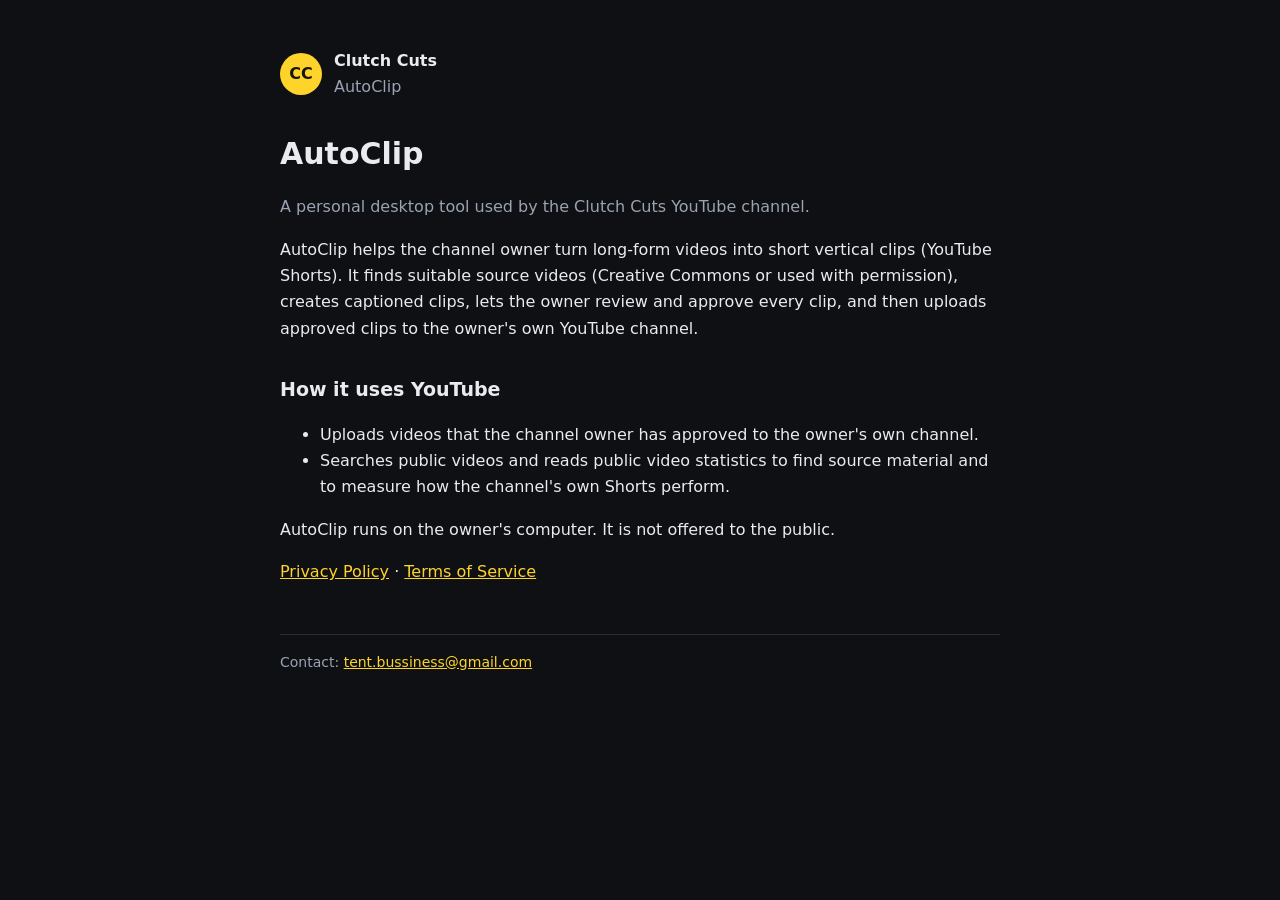
<file: index.html>
<!doctype html>
<html lang="en"><head><meta charset="utf-8"><meta name="viewport" content="width=device-width,initial-scale=1">
<title>AutoClip - Clutch Cuts</title><link rel="stylesheet" href="style.css"></head>
<body><main>
<div class="brand"><div class="logo">CC</div><div><b>Clutch Cuts</b><div class="mut">AutoClip</div></div></div>
<h1>AutoClip</h1>
<p class="mut">A personal desktop tool used by the Clutch Cuts YouTube channel.</p>
<p>AutoClip helps the channel owner turn long-form videos into short vertical clips (YouTube Shorts). It finds suitable source videos (Creative Commons or used with permission), creates captioned clips, lets the owner review and approve every clip, and then uploads approved clips to the owner's own YouTube channel.</p>
<h2>How it uses YouTube</h2>
<ul>
<li>Uploads videos that the channel owner has approved to the owner's own channel.</li>
<li>Searches public videos and reads public video statistics to find source material and to measure how the channel's own Shorts perform.</li>
</ul>
<p>AutoClip runs on the owner's computer. It is not offered to the public.</p>
<p><a href="privacy.html">Privacy Policy</a> · <a href="terms.html">Terms of Service</a></p>
<footer>Contact: <a href="mailto:tent.bussiness@gmail.com">tent.bussiness@gmail.com</a></footer>
</main></body></html>
</file>
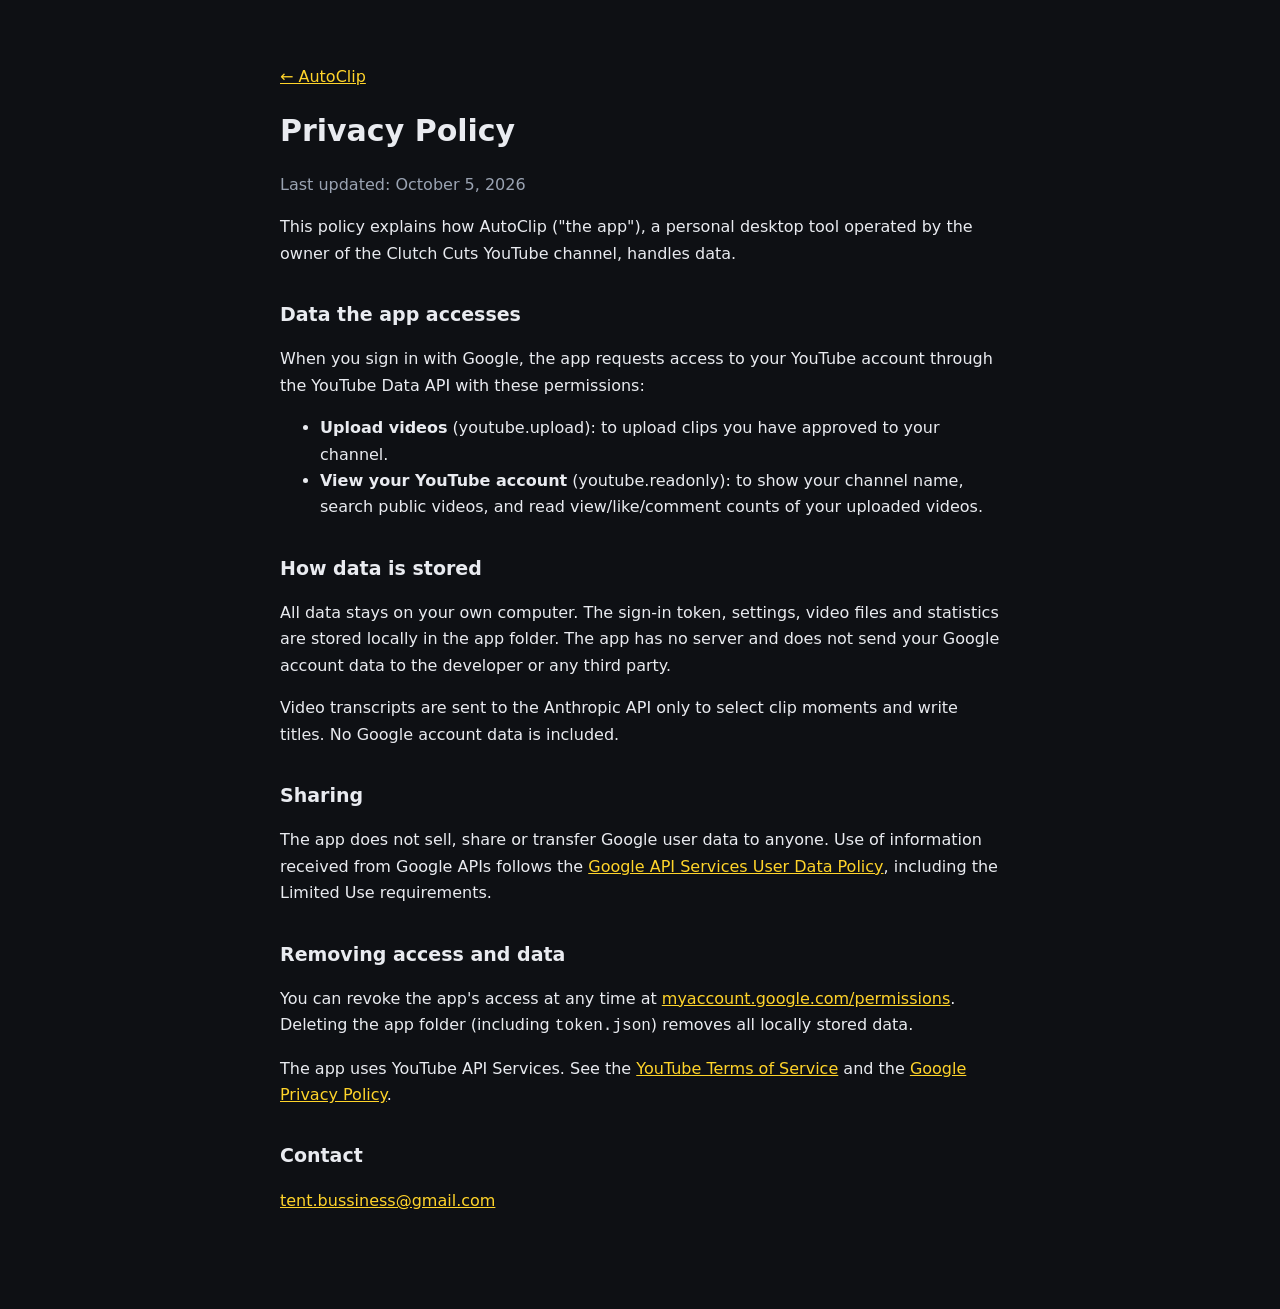
<file: privacy.html>
<!doctype html>
<html lang="en"><head><meta charset="utf-8"><meta name="viewport" content="width=device-width,initial-scale=1">
<title>Privacy Policy - AutoClip</title><link rel="stylesheet" href="style.css"></head>
<body><main>
<p><a href="index.html">&larr; AutoClip</a></p>
<h1>Privacy Policy</h1>
<p class="mut">Last updated: October 5, 2026</p>
<p>This policy explains how AutoClip ("the app"), a personal desktop tool operated by the owner of the Clutch Cuts YouTube channel, handles data.</p>
<h2>Data the app accesses</h2>
<p>When you sign in with Google, the app requests access to your YouTube account through the YouTube Data API with these permissions:</p>
<ul>
<li><b>Upload videos</b> (youtube.upload): to upload clips you have approved to your channel.</li>
<li><b>View your YouTube account</b> (youtube.readonly): to show your channel name, search public videos, and read view/like/comment counts of your uploaded videos.</li>
</ul>
<h2>How data is stored</h2>
<p>All data stays on your own computer. The sign-in token, settings, video files and statistics are stored locally in the app folder. The app has no server and does not send your Google account data to the developer or any third party.</p>
<p>Video transcripts are sent to the Anthropic API only to select clip moments and write titles. No Google account data is included.</p>
<h2>Sharing</h2>
<p>The app does not sell, share or transfer Google user data to anyone. Use of information received from Google APIs follows the <a href="https://developers.google.com/terms/api-services-user-data-policy">Google API Services User Data Policy</a>, including the Limited Use requirements.</p>
<h2>Removing access and data</h2>
<p>You can revoke the app's access at any time at <a href="https://myaccount.google.com/permissions">myaccount.google.com/permissions</a>. Deleting the app folder (including <code>token.json</code>) removes all locally stored data.</p>
<p>The app uses YouTube API Services. See the <a href="https://www.youtube.com/t/terms">YouTube Terms of Service</a> and the <a href="https://policies.google.com/privacy">Google Privacy Policy</a>.</p>
<h2>Contact</h2>
<p><a href="mailto:tent.bussiness@gmail.com">tent.bussiness@gmail.com</a></p>
</main></body></html>
</file>
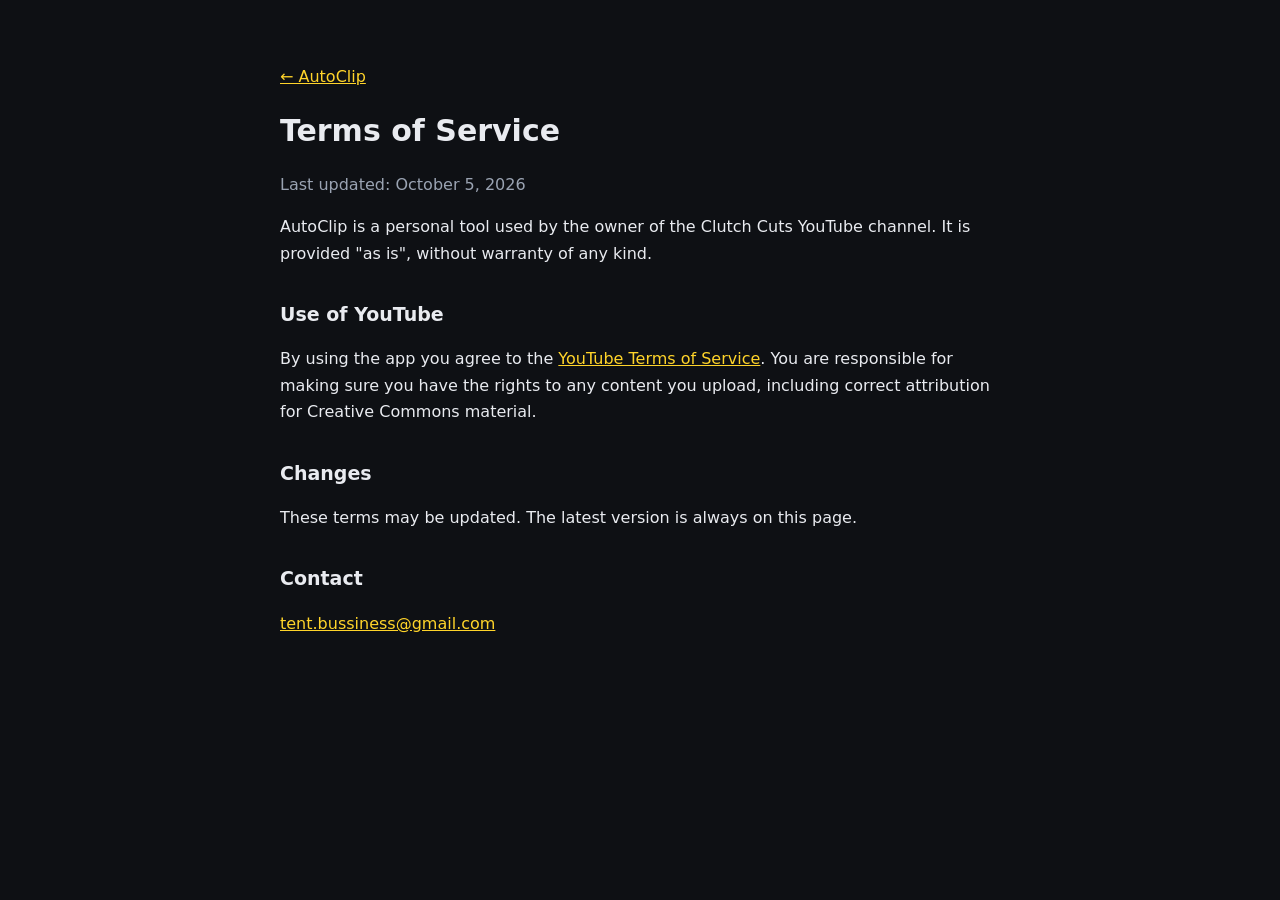
<file: terms.html>
<!doctype html>
<html lang="en"><head><meta charset="utf-8"><meta name="viewport" content="width=device-width,initial-scale=1">
<title>Terms of Service - AutoClip</title><link rel="stylesheet" href="style.css"></head>
<body><main>
<p><a href="index.html">&larr; AutoClip</a></p>
<h1>Terms of Service</h1>
<p class="mut">Last updated: October 5, 2026</p>
<p>AutoClip is a personal tool used by the owner of the Clutch Cuts YouTube channel. It is provided "as is", without warranty of any kind.</p>
<h2>Use of YouTube</h2>
<p>By using the app you agree to the <a href="https://www.youtube.com/t/terms">YouTube Terms of Service</a>. You are responsible for making sure you have the rights to any content you upload, including correct attribution for Creative Commons material.</p>
<h2>Changes</h2>
<p>These terms may be updated. The latest version is always on this page.</p>
<h2>Contact</h2>
<p><a href="mailto:tent.bussiness@gmail.com">tent.bussiness@gmail.com</a></p>
</main></body></html>
</file>
<file: style.css>
:root{--bg:#0e1014;--panel:#161920;--txt:#e9ebf0;--mut:#9aa3b2;--acc:#ffd42a}
*{box-sizing:border-box}body{margin:0;background:var(--bg);color:var(--txt);font:16px/1.65 "Segoe UI",system-ui,sans-serif}
main{max-width:760px;margin:0 auto;padding:48px 20px 80px}
a{color:var(--acc)}h1{font-size:30px;margin:0 0 6px}h2{font-size:19px;margin:32px 0 8px}
.mut{color:var(--mut)}.brand{display:flex;align-items:center;gap:12px;margin-bottom:28px}
.logo{width:42px;height:42px;border-radius:50%;background:var(--acc);display:grid;place-items:center;font-weight:800;color:#1a1500}
footer{margin-top:48px;padding-top:16px;border-top:1px solid #272c37;color:var(--mut);font-size:14px}
</file>
